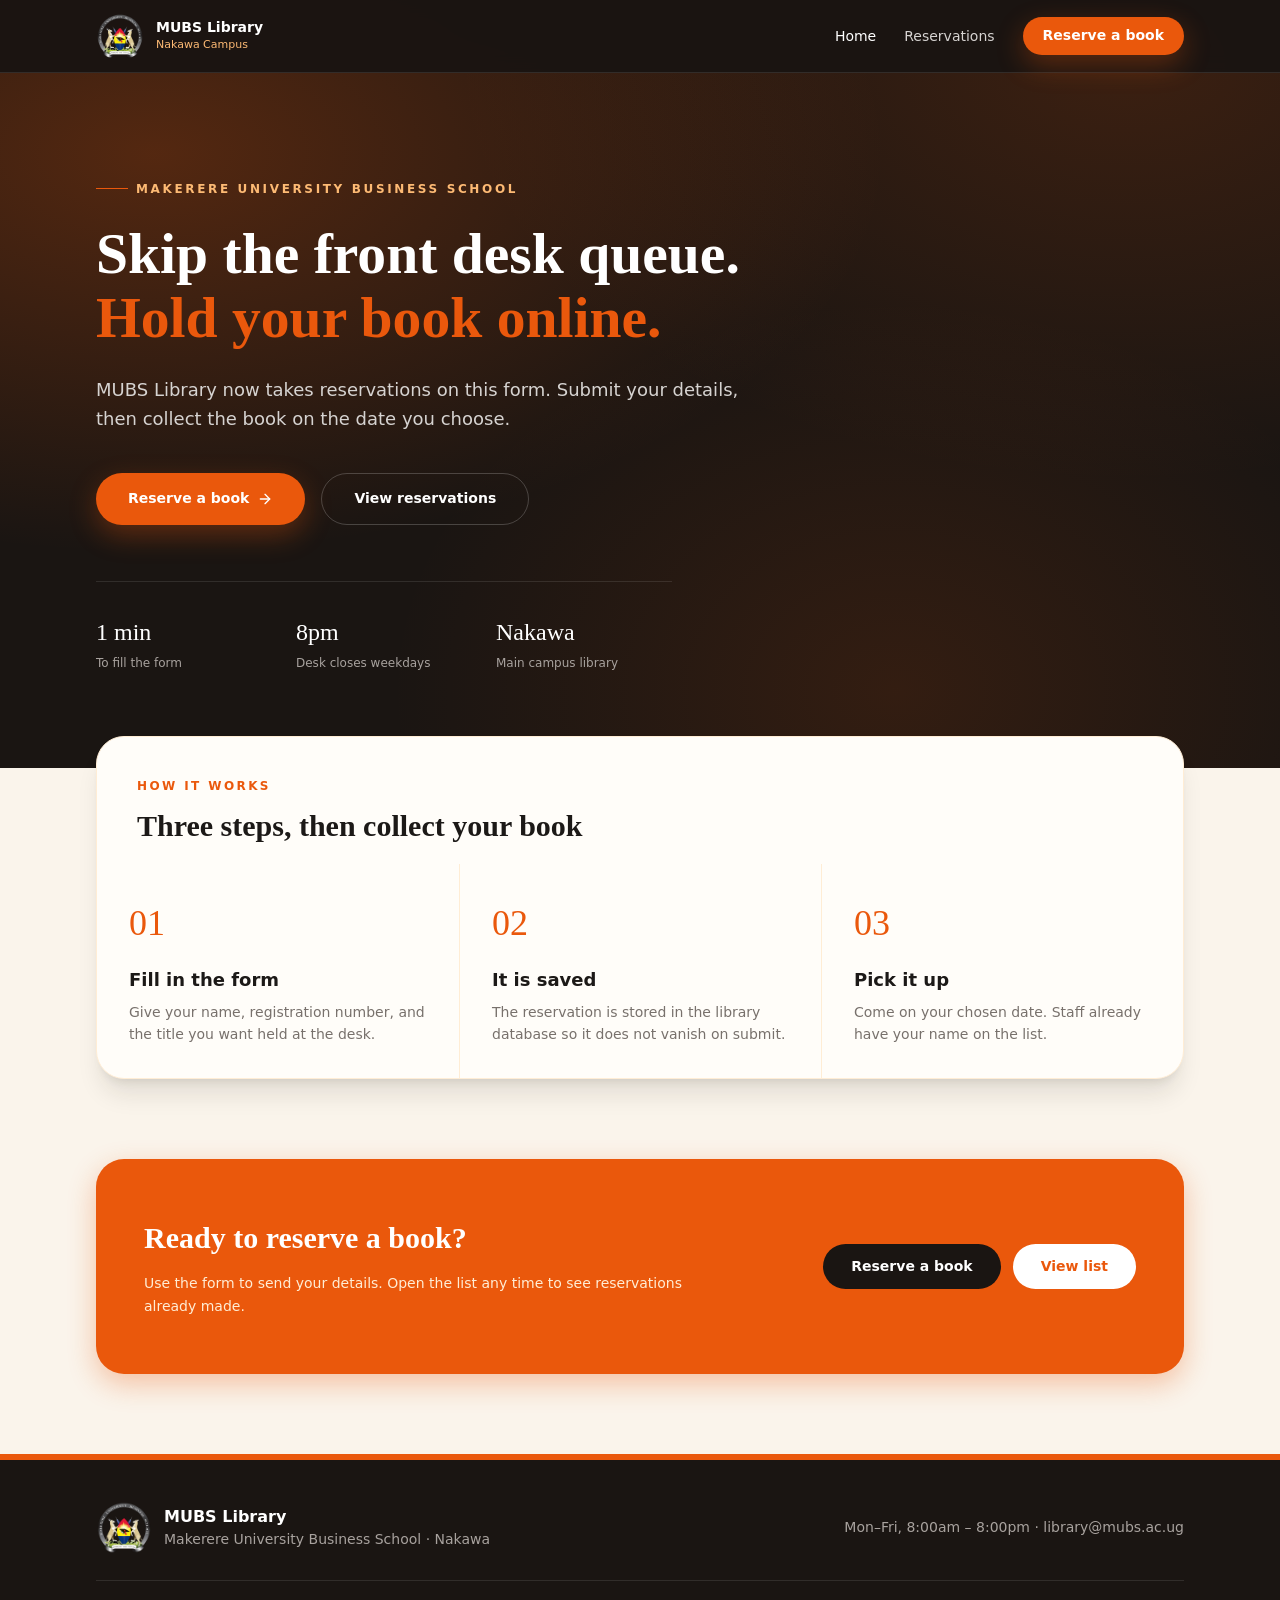
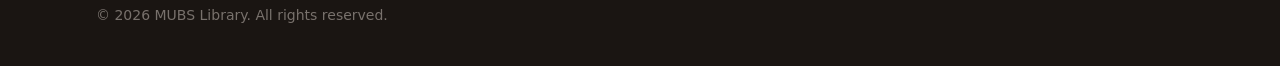
<file: index.html>
<!DOCTYPE html>
<html lang="en">
<head>
    <meta charset="UTF-8">
    <meta name="viewport" content="width=device-width, initial-scale=1.0">
    <title>MUBS Library | Reserve a book online</title>
    <meta name="description" content="Reserve a library book from your phone instead of queuing at the MUBS Library front desk.">
    <link rel="icon" type="image/png" href="assets/img/logo.png">
    <link rel="stylesheet" href="assets/css/styles.css">
</head>
<body>

    <!-- Start: Header -->
    <header class="site-header">
        <div class="header-bar">
            <div class="container">
                <div class="header-row">
                    <a href="index.html" class="brand">
                        <img src="assets/img/logo.png" alt="Makerere University Business School" class="logo logo-sm">
                        <span class="brand-text">
                            <span class="brand-name">MUBS Library</span>
                            <span class="brand-campus">Nakawa Campus</span>
                        </span>
                    </a>
                    <nav class="desktop-nav">
                        <a href="index.html" class="nav-link is-active">Home</a>
                        <a href="reservations.html" class="nav-link">Reservations</a>
                        <a href="create.html" class="btn btn-primary btn-sm glow-orange">Reserve a book</a>
                    </nav>
                    <label for="mobile-nav-toggle" class="menu-btn" aria-label="Open menu">
                        <svg class="icon icon-lg" viewBox="0 0 24 24" fill="none" stroke="currentColor" stroke-width="2" stroke-linecap="round" stroke-linejoin="round" aria-hidden="true"><line x1="4" x2="20" y1="6" y2="6"/><line x1="4" x2="20" y1="12" y2="12"/><line x1="4" x2="20" y1="18" y2="18"/></svg>
                    </label>
                </div>
                <input type="checkbox" id="mobile-nav-toggle" class="nav-toggle">
                <nav class="mobile-nav">
                    <div class="mobile-nav-links">
                        <a href="index.html" class="nav-link is-active">Home</a>
                        <a href="reservations.html" class="nav-link">Reservations</a>
                        <a href="create.html" class="btn btn-primary btn-sm">Reserve a book</a>
                    </div>
                </nav>
            </div>
        </div>
    </header>
    <!-- End: Header -->

    <!-- Start: Hero -->
    <section class="hero bg-warm-mesh">
        <div class="container hero-inner">
            <p class="eyebrow">
                <span class="eyebrow-line"></span>
                Makerere University Business School
            </p>
            <h1 class="hero-title">
                Skip the front desk queue.<br>
                <span class="accent">Hold your book online.</span>
            </h1>
            <p class="lede">
                MUBS Library now takes reservations on this form. Submit your details, then collect the book on the date you choose.
            </p>
            <div class="hero-actions">
                <a href="create.html" class="btn btn-primary btn-lg glow-orange">
                    Reserve a book
                    <svg class="icon" viewBox="0 0 24 24" fill="none" stroke="currentColor" stroke-width="2" stroke-linecap="round" stroke-linejoin="round" aria-hidden="true"><path d="M5 12h14"/><path d="m12 5 7 7-7 7"/></svg>
                </a>
                <a href="reservations.html" class="btn btn-ghost">View reservations</a>
            </div>
            <div class="stats">
                <div>
                    <p class="stat-value">1 min</p>
                    <p class="stat-label">To fill the form</p>
                </div>
                <div>
                    <p class="stat-value">8pm</p>
                    <p class="stat-label">Desk closes weekdays</p>
                </div>
                <div>
                    <p class="stat-value accent">Nakawa</p>
                    <p class="stat-label">Main campus library</p>
                </div>
            </div>
        </div>
    </section>
    <!-- End: Hero -->

    <!-- Start: How it works -->
    <section id="how-it-works" class="how">
        <div class="container">
            <div class="how-card">
                <div class="how-intro">
                    <p class="kicker">How it works</p>
                    <h2 class="section-title">Three steps, then collect your book</h2>
                </div>
                <ol class="steps">
                    <li class="step">
                        <span class="step-num">01</span>
                        <h3>Fill in the form</h3>
                        <p>Give your name, registration number, and the title you want held at the desk.</p>
                    </li>
                    <li class="step">
                        <span class="step-num">02</span>
                        <h3>It is saved</h3>
                        <p>The reservation is stored in the library database so it does not vanish on submit.</p>
                    </li>
                    <li class="step">
                        <span class="step-num">03</span>
                        <h3>Pick it up</h3>
                        <p>Come on your chosen date. Staff already have your name on the list.</p>
                    </li>
                </ol>
            </div>
        </div>
    </section>
    <!-- End: How it works -->

    <!-- Start: Call to action -->
    <section class="cta">
        <div class="container">
            <div class="cta-band glow-orange">
                <div class="cta-copy">
                    <h2>Ready to reserve a book?</h2>
                    <p>Use the form to send your details. Open the list any time to see reservations already made.</p>
                </div>
                <div class="cta-actions">
                    <a href="create.html" class="btn btn-ink btn-md">Reserve a book</a>
                    <a href="reservations.html" class="btn btn-white btn-md">View list</a>
                </div>
            </div>
        </div>
    </section>
    <!-- End: Call to action -->

    <!-- Start: Footer -->
    <footer class="site-footer">
        <div class="footer-accent"></div>
        <div class="container footer-inner">
            <div class="footer-row">
                <div class="footer-brand">
                    <img src="assets/img/logo.png" alt="Makerere University Business School" class="logo logo-md">
                    <div>
                        <p>MUBS Library</p>
                        <p class="footer-muted">Makerere University Business School · Nakawa</p>
                    </div>
                </div>
                <p class="footer-muted">Mon–Fri, 8:00am – 8:00pm · library@mubs.ac.ug</p>
            </div>
            <div class="footer-meta">
                <p>© 2026 MUBS Library. All rights reserved.</p>
            </div>
        </div>
    </footer>
    <!-- End: Footer -->

</body>
</html>
</file>
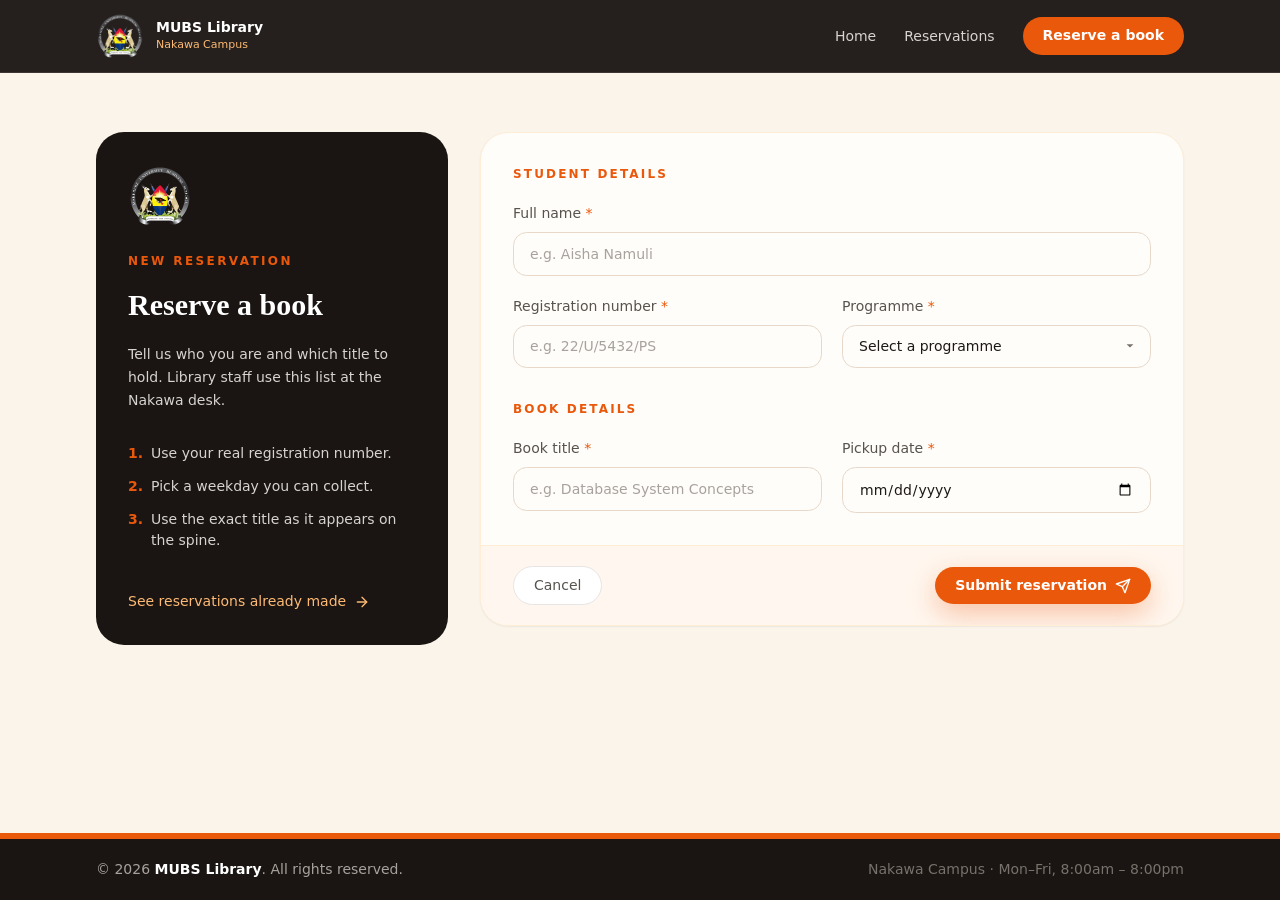
<file: create.html>
<!DOCTYPE html>
<html lang="en">
<head>
    <meta charset="UTF-8">
    <meta name="viewport" content="width=device-width, initial-scale=1.0">
    <title>Reserve a book — MUBS Library</title>
    <link rel="icon" type="image/png" href="assets/img/logo.png">
    <link rel="stylesheet" href="assets/css/styles.css">
</head>
<body class="page">

    <!-- Start: Header -->
    <header class="site-header">
        <div class="header-bar">
            <div class="container">
                <div class="header-row">
                    <a href="index.html" class="brand">
                        <img src="assets/img/logo.png" alt="Makerere University Business School" class="logo logo-sm">
                        <span class="brand-text">
                            <span class="brand-name">MUBS Library</span>
                            <span class="brand-campus">Nakawa Campus</span>
                        </span>
                    </a>
                    <nav class="desktop-nav">
                        <a href="index.html" class="nav-link">Home</a>
                        <a href="reservations.html" class="nav-link">Reservations</a>
                        <a href="create.html" class="btn btn-primary btn-sm">Reserve a book</a>
                    </nav>
                    <label for="mobile-nav-toggle" class="menu-btn" aria-label="Open menu">
                        <svg class="icon icon-lg" viewBox="0 0 24 24" fill="none" stroke="currentColor" stroke-width="2" stroke-linecap="round" stroke-linejoin="round" aria-hidden="true"><line x1="4" x2="20" y1="6" y2="6"/><line x1="4" x2="20" y1="12" y2="12"/><line x1="4" x2="20" y1="18" y2="18"/></svg>
                    </label>
                </div>
                <input type="checkbox" id="mobile-nav-toggle" class="nav-toggle">
                <nav class="mobile-nav">
                    <div class="mobile-nav-links">
                        <a href="index.html" class="nav-link">Home</a>
                        <a href="reservations.html" class="nav-link">Reservations</a>
                        <a href="create.html" class="btn btn-primary btn-sm">Reserve a book</a>
                    </div>
                </nav>
            </div>
        </div>
    </header>
    <!-- End: Header -->

    <!-- Start: Main content -->
    <main class="page-main">
        <div class="container page-wrap">
            <div class="reserve-layout">

                <!-- Start: Side panel -->
                <aside class="side-panel">
                    <img src="assets/img/logo.png" alt="" class="logo logo-lg">
                    <p class="kicker">New reservation</p>
                    <h1>Reserve a book</h1>
                    <p class="intro">Tell us who you are and which title to hold. Library staff use this list at the Nakawa desk.</p>
                    <ul class="tips">
                        <li><span class="num">1.</span> Use your real registration number.</li>
                        <li><span class="num">2.</span> Pick a weekday you can collect.</li>
                        <li><span class="num">3.</span> Use the exact title as it appears on the spine.</li>
                    </ul>
                    <a href="reservations.html" class="text-link">
                        See reservations already made
                        <svg class="icon" viewBox="0 0 24 24" fill="none" stroke="currentColor" stroke-width="2" stroke-linecap="round" stroke-linejoin="round" aria-hidden="true"><path d="M5 12h14"/><path d="m12 5 7 7-7 7"/></svg>
                    </a>
                </aside>
                <!-- End: Side panel -->

                <!-- Start: Reservation form -->
                <!-- Laravel: change action to {{ route('reservations.store') }}, method="POST", and add @csrf -->
                <form action="reservations.html" method="get" class="form-card">
                    <div class="form-body">

                        <p class="section-label">Student details</p>

                        <div class="field">
                            <label for="student_name">Full name <span class="req">*</span></label>
                            <input id="student_name" name="student_name" type="text" required class="input-field" placeholder="e.g. Aisha Namuli">
                        </div>

                        <div class="form-grid form-grid-2">
                            <div class="field">
                                <label for="registration_number">Registration number <span class="req">*</span></label>
                                <input id="registration_number" name="registration_number" type="text" required class="input-field" placeholder="e.g. 22/U/5432/PS">
                            </div>
                            <div class="field">
                                <label for="programme">Programme <span class="req">*</span></label>
                                <select id="programme" name="programme" required class="input-field">
                                    <option value="">Select a programme</option>
                                    <option value="Bachelor of Business Computing">Bachelor of Business Computing</option>
                                    <option value="Bachelor of Business Administration">Bachelor of Business Administration</option>
                                    <option value="Bachelor of Commerce">Bachelor of Commerce</option>
                                    <option value="Bachelor of Science in Accounting">Bachelor of Science in Accounting</option>
                                    <option value="Bachelor of Procurement and Supply Chain Management">Bachelor of Procurement and Supply Chain Management</option>
                                    <option value="Other">Other</option>
                                </select>
                            </div>
                        </div>

                        <p class="section-label spaced">Book details</p>

                        <div class="form-grid form-grid-2">
                            <div class="field">
                                <label for="book_title">Book title <span class="req">*</span></label>
                                <input id="book_title" name="book_title" type="text" required class="input-field" placeholder="e.g. Database System Concepts">
                            </div>
                            <div class="field">
                                <label for="pickup_date">Pickup date <span class="req">*</span></label>
                                <input id="pickup_date" name="pickup_date" type="date" required class="input-field">
                            </div>
                        </div>
                    </div>

                    <div class="form-actions">
                        <a href="reservations.html" class="btn btn-outline btn-sm">Cancel</a>
                        <button type="submit" class="btn btn-primary btn-sm glow-orange">
                            Submit reservation
                            <svg class="icon" viewBox="0 0 24 24" fill="none" stroke="currentColor" stroke-width="2" stroke-linecap="round" stroke-linejoin="round" aria-hidden="true"><path d="m22 2-7 20-4-9-9-4Z"/><path d="M22 2 11 13"/></svg>
                        </button>
                    </div>
                </form>
                <!-- End: Reservation form -->

            </div>
        </div>
    </main>
    <!-- End: Main content -->

    <!-- Start: Footer -->
    <footer class="site-footer footer-compact">
        <div class="footer-accent"></div>
        <div class="container footer-inner">
            <div class="footer-row">
                <p class="footer-muted">© 2026 <strong>MUBS Library</strong>. All rights reserved.</p>
                <p class="footer-faint">Nakawa Campus · Mon–Fri, 8:00am – 8:00pm</p>
            </div>
        </div>
    </footer>
    <!-- End: Footer -->

</body>
</html>
</file>
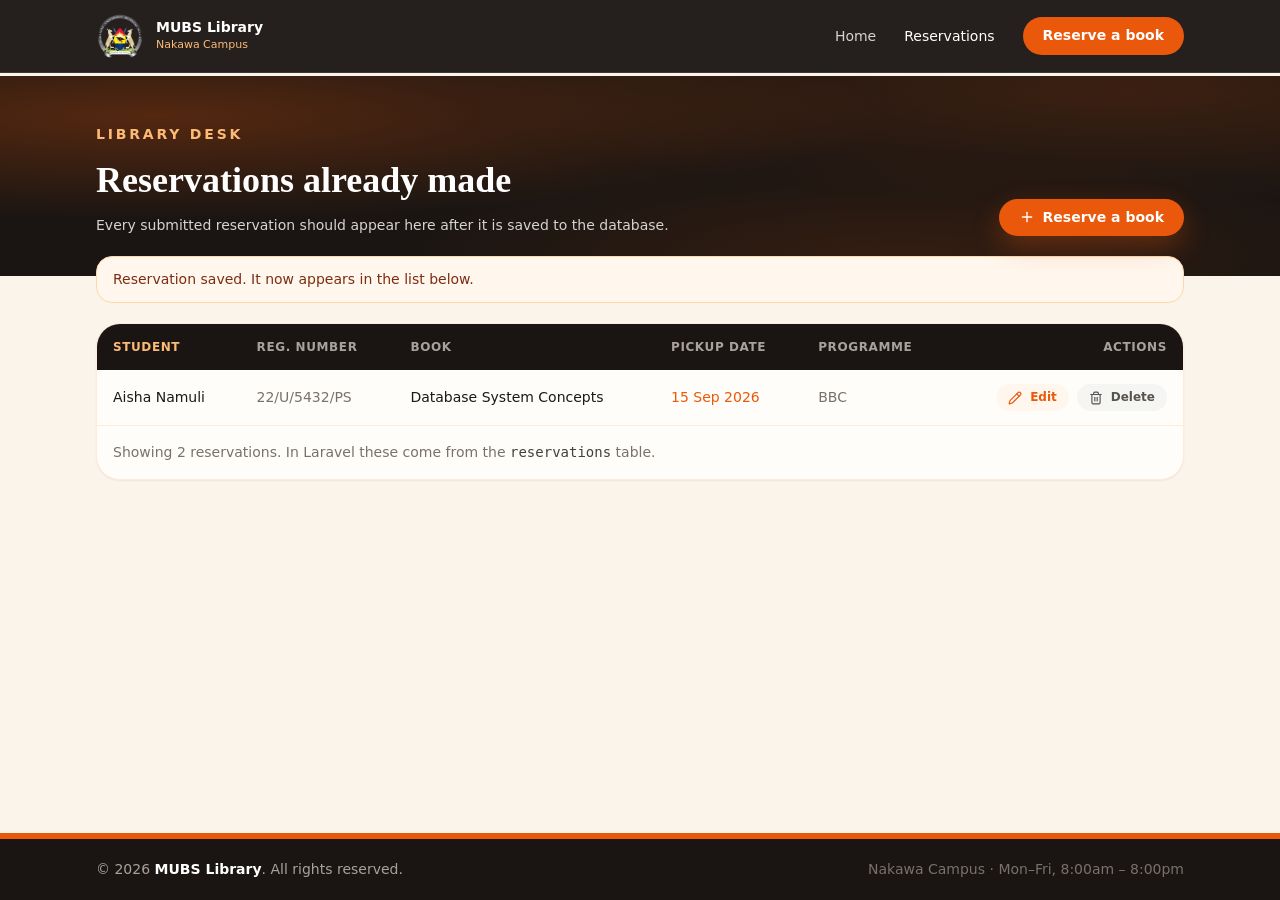
<file: reservations.html>
<!DOCTYPE html>
<html lang="en">
<head>
    <meta charset="UTF-8">
    <meta name="viewport" content="width=device-width, initial-scale=1.0">
    <title>Reservations — MUBS Library</title>
    <link rel="icon" type="image/png" href="assets/img/logo.png">
    <link rel="stylesheet" href="assets/css/styles.css">
</head>
<body class="page">

    <!-- Start: Header -->
    <header class="site-header">
        <div class="header-bar">
            <div class="container">
                <div class="header-row">
                    <a href="index.html" class="brand">
                        <img src="assets/img/logo.png" alt="Makerere University Business School" class="logo logo-sm">
                        <span class="brand-text">
                            <span class="brand-name">MUBS Library</span>
                            <span class="brand-campus">Nakawa Campus</span>
                        </span>
                    </a>
                    <nav class="desktop-nav">
                        <a href="index.html" class="nav-link">Home</a>
                        <a href="reservations.html" class="nav-link is-active">Reservations</a>
                        <a href="create.html" class="btn btn-primary btn-sm">Reserve a book</a>
                    </nav>
                    <label for="mobile-nav-toggle" class="menu-btn" aria-label="Open menu">
                        <svg class="icon icon-lg" viewBox="0 0 24 24" fill="none" stroke="currentColor" stroke-width="2" stroke-linecap="round" stroke-linejoin="round" aria-hidden="true"><line x1="4" x2="20" y1="6" y2="6"/><line x1="4" x2="20" y1="12" y2="12"/><line x1="4" x2="20" y1="18" y2="18"/></svg>
                    </label>
                </div>
                <input type="checkbox" id="mobile-nav-toggle" class="nav-toggle">
                <nav class="mobile-nav">
                    <div class="mobile-nav-links">
                        <a href="index.html" class="nav-link">Home</a>
                        <a href="reservations.html" class="nav-link is-active">Reservations</a>
                        <a href="create.html" class="btn btn-primary btn-sm">Reserve a book</a>
                    </div>
                </nav>
            </div>
        </div>
    </header>
    <!-- End: Header -->

    <!-- Start: Main content -->
    <main class="page-main">
        <div class="page-banner bg-warm-mesh">
            <div class="container page-banner-inner">
                <div>
                    <p class="kicker">Library desk</p>
                    <h1>Reservations already made</h1>
                    <p>Every submitted reservation should appear here after it is saved to the database.</p>
                </div>
                <a href="create.html" class="btn btn-primary btn-sm glow-orange">
                    <svg class="icon" viewBox="0 0 24 24" fill="none" stroke="currentColor" stroke-width="2" stroke-linecap="round" stroke-linejoin="round" aria-hidden="true"><path d="M5 12h14"/><path d="M12 5v14"/></svg>
                    Reserve a book
                </a>
            </div>
        </div>

        <div class="container list-body">

            <!-- Start: Success flash (show after a successful POST in Laravel) -->
            <div class="flash">
                Reservation saved. It now appears in the list below.
            </div>
            <!-- End: Success flash -->

            <!-- Start: Reservations table -->
            <!-- Laravel: wrap rows in @forelse ($reservations as $reservation) ... @empty ... @endforelse -->
            <div class="table-card">
                <div class="table-wrap">
                    <table class="reservations">
                        <thead>
                            <tr>
                                <th class="accent">Student</th>
                                <th>Reg. number</th>
                                <th>Book</th>
                                <th>Pickup date</th>
                                <th>Programme</th>
                                <th class="right">Actions</th>
                            </tr>
                        </thead>
                        <tbody>
                            <tr>
                                <td class="strong">Aisha Namuli</td>
                                <td class="muted">22/U/5432/PS</td>
                                <td>Database System Concepts</td>
                                <td class="date">15 Sep 2026</td>
                                <td class="muted">BBC</td>
                                <td class="right">
                                    <div class="row-actions">
                                        <a href="create.html" class="btn btn-edit btn-xs">
                                            <svg class="icon icon-sm" viewBox="0 0 24 24" fill="none" stroke="currentColor" stroke-width="2" stroke-linecap="round" stroke-linejoin="round" aria-hidden="true"><path d="M21.174 6.812a1 1 0 0 0-3.986-3.987L3.842 16.174a2 2 0 0 0-.5.83l-1.321 4.352a.5.5 0 0 0 .623.622l4.353-1.32a2 2 0 0 0 .83-.497z"/><path d="m15 5 4 4"/></svg>
                                            Edit
                                        </a>
                                        <form action="reservations.html" method="get">
                                            <button type="submit" class="btn btn-delete btn-xs">
                                                <svg class="icon icon-sm" viewBox="0 0 24 24" fill="none" stroke="currentColor" stroke-width="2" stroke-linecap="round" stroke-linejoin="round" aria-hidden="true"><path d="M3 6h18"/><path d="M19 6v14c0 1-1 2-2 2H7c-1 0-2-1-2-2V6"/><path d="M8 6V4c0-1 1-2 2-2h4c1 0 2 1 2 2v2"/><line x1="10" x2="10" y1="11" y2="17"/><line x1="14" x2="14" y1="11" y2="17"/></svg>
                                                Delete
                                            </button>
                                        </form>
                                    </div>
                                </td>
                            </tr>
                            
                        </tbody>
                    </table>
                </div>
                <div class="table-note">
                    Showing 2 reservations. In Laravel these come from the <code>reservations</code> table.
                </div>
            </div>
            <!-- End: Reservations table -->

        </div>
    </main>
    <!-- End: Main content -->

    <!-- Start: Footer -->
    <footer class="site-footer footer-compact">
        <div class="footer-accent"></div>
        <div class="container footer-inner">
            <div class="footer-row">
                <p class="footer-muted">© 2026 <strong>MUBS Library</strong>. All rights reserved.</p>
                <p class="footer-faint">Nakawa Campus · Mon–Fri, 8:00am – 8:00pm</p>
            </div>
        </div>
    </footer>
    <!-- End: Footer -->

</body>
</html>
</file>
<file: assets/css/styles.css>
/* MUBS Library Reservations — plain CSS (no CDN, works offline) */

:root {
    --ink: #1a1512;
    --cream: #faf4eb;
    --paper: #fffdf9;
    --orange: #ea580c;
    --orange-dark: #c2410c;
    --orange-300: #fdba74;
    --orange-200: #fed7aa;
    --orange-100: #ffedd5;
    --orange-50: #fff7ed;
    --orange-900: #7c2d12;
    --stone-900: #1c1917;
    --stone-700: #44403c;
    --stone-600: #57534e;
    --stone-500: #78716c;
    --stone-400: #a8a29e;
    --stone-300: #d6d3d1;
    --stone-200: #e7e5e4;
    --stone-100: #f5f5f4;
    --red-50: #fef2f2;
    --red-700: #b91c1c;
    --font-sans: "Segoe UI", system-ui, -apple-system, sans-serif;
    --font-serif: Georgia, "Times New Roman", serif;
    --header-offset: 4.75rem;
}

* { margin: 0; padding: 0; box-sizing: border-box; }

html {
    scroll-behavior: smooth;
    overflow-x: hidden;
}

body {
    font-family: var(--font-sans);
    -webkit-font-smoothing: antialiased;
    -moz-osx-font-smoothing: grayscale;
    background: var(--cream);
    color: var(--stone-900);
    line-height: 1.5;
}

a { color: inherit; text-decoration: none; }

button, input, select { font-family: inherit; }

img { display: block; }

.serif { font-family: var(--font-serif); }

.page {
    min-height: 100vh;
    display: flex;
    flex-direction: column;
}

.container {
    width: 100%;
    max-width: 72rem;
    margin-inline: auto;
    padding-inline: 1rem;
}

.icon {
    width: 1rem;
    height: 1rem;
    flex-shrink: 0;
}

.icon-sm { width: 0.875rem; height: 0.875rem; }
.icon-lg { width: 1.5rem; height: 1.5rem; }

/* Header */
.site-header {
    position: fixed;
    top: 0;
    left: 0;
    right: 0;
    z-index: 50;
}

.header-bar {
    background: rgba(26, 21, 18, 0.95);
    -webkit-backdrop-filter: blur(8px);
    backdrop-filter: blur(8px);
    border-bottom: 1px solid rgba(255, 255, 255, 0.1);
}

.header-row {
    display: flex;
    align-items: center;
    justify-content: space-between;
    height: 4.5rem;
}

.brand {
    display: flex;
    align-items: center;
    gap: 0.75rem;
}

.logo { object-fit: contain; }
.logo-sm { width: 3rem; height: 3rem; }
.logo-md { width: 3.5rem; height: 3.5rem; }
.logo-lg { width: 4rem; height: 4rem; }

.brand-text { display: none; }
.brand-name,
.brand-campus { display: block; }
.brand-name {
    font-size: 0.875rem;
    font-weight: 600;
    color: #fff;
    line-height: 1.25;
}
.brand-campus { font-size: 11px; color: var(--orange-300); }

.desktop-nav {
    display: none;
    align-items: center;
    gap: 1.75rem;
}

.nav-link {
    font-size: 0.875rem;
    color: var(--stone-300);
}

.nav-link:hover,
.nav-link.is-active { color: #fff; }
.nav-link.is-active { font-weight: 500; }

.menu-btn {
    display: flex;
    padding: 0.5rem;
    color: #fff;
    cursor: pointer;
}

.nav-toggle {
    position: absolute;
    width: 1px;
    height: 1px;
    overflow: hidden;
    clip: rect(0 0 0 0);
}

.mobile-nav { display: none; padding-bottom: 1rem; }
.nav-toggle:checked ~ .mobile-nav { display: block; }

.mobile-nav-links {
    display: flex;
    flex-direction: column;
    align-items: flex-start;
    gap: 0.75rem;
}

/* Buttons */
.btn {
    display: inline-flex;
    align-items: center;
    justify-content: center;
    gap: 0.5rem;
    border-radius: 999px;
    border: none;
    cursor: pointer;
    font-size: 0.875rem;
    font-weight: 600;
    line-height: 1.25;
    text-decoration: none;
}

.btn:hover { text-decoration: none; }

.btn-primary { background: var(--orange); color: #fff; }
.btn-primary:hover { background: var(--orange-dark); }

.btn-lg { padding: 1rem 2rem; }
.btn-md { padding: 0.875rem 1.75rem; }
.btn-sm { padding: 0.625rem 1.25rem; }
.btn-xs { padding: 0.375rem 0.75rem; font-size: 0.75rem; font-weight: 600; }

.btn-ghost {
    padding: 1rem 2rem;
    color: #fff;
    background: transparent;
    border: 1px solid rgba(255, 255, 255, 0.2);
}
.btn-ghost:hover { background: rgba(255, 255, 255, 0.1); }

.btn-ink { background: var(--ink); color: #fff; }
.btn-ink:hover { background: #000; }

.btn-white { background: #fff; color: var(--orange); }
.btn-white:hover { background: var(--orange-50); }

.btn-outline {
    background: #fff;
    color: var(--stone-600);
    border: 1px solid var(--stone-200);
    font-weight: 500;
}
.btn-outline:hover { background: var(--cream); }

.btn-edit { background: var(--orange-50); color: var(--orange); }
.btn-edit:hover { background: var(--orange-100); }

.btn-delete { background: var(--stone-100); color: var(--stone-600); }
.btn-delete:hover { background: var(--red-50); color: var(--red-700); }

.glow-orange { box-shadow: 0 10px 28px rgba(234, 88, 12, 0.32); }

a:focus-visible,
button:focus-visible,
.menu-btn:focus-visible {
    outline: 2px solid var(--orange);
    outline-offset: 2px;
}

/* Hero */
.bg-warm-mesh {
    background-color: var(--ink);
    background-image:
        radial-gradient(at 12% 20%, rgba(234, 88, 12, 0.28) 0px, transparent 46%),
        radial-gradient(at 88% 8%, rgba(234, 88, 12, 0.16) 0px, transparent 42%),
        radial-gradient(at 70% 90%, rgba(234, 88, 12, 0.12) 0px, transparent 40%);
}

.hero {
    color: #fff;
    padding-top: var(--header-offset);
}

.hero-inner { padding-block: 4rem; }

.eyebrow {
    display: inline-flex;
    align-items: center;
    gap: 0.5rem;
    margin-bottom: 1.5rem;
    font-size: 0.75rem;
    font-weight: 600;
    letter-spacing: 0.22em;
    text-transform: uppercase;
    color: var(--orange-300);
}

.eyebrow-line {
    width: 2rem;
    height: 1px;
    background: var(--orange);
}

.hero-title {
    max-width: 48rem;
    font-family: var(--font-serif);
    font-size: 2.25rem;
    font-weight: 600;
    line-height: 1.12;
}

.accent { color: var(--orange); }

.lede {
    max-width: 42rem;
    margin-top: 1.5rem;
    color: var(--stone-300);
    font-size: 1rem;
    line-height: 1.625;
}

.hero-actions {
    display: flex;
    flex-direction: column;
    gap: 1rem;
    margin-top: 2.5rem;
}

.stats {
    display: grid;
    grid-template-columns: repeat(3, 1fr);
    gap: 1.5rem;
    max-width: 36rem;
    margin-top: 3.5rem;
    padding-top: 2rem;
    border-top: 1px solid rgba(255, 255, 255, 0.1);
}

.stat-value {
    font-family: var(--font-serif);
    font-size: 1.5rem;
    color: #fff;
}

.stat-label {
    margin-top: 0.25rem;
    font-size: 0.75rem;
    color: var(--stone-400);
}

/* How it works */
.how {
    position: relative;
    margin-top: -2rem;
    padding-bottom: 5rem;
}

.how-card {
    overflow: hidden;
    background: var(--paper);
    border: 1px solid var(--orange-100);
    border-radius: 1.75rem;
    box-shadow: 0 20px 25px -5px rgba(28, 25, 23, 0.1), 0 8px 10px -6px rgba(28, 25, 23, 0.1);
}

.how-intro { padding: 2.5rem 1.5rem 1rem; }

.kicker {
    font-size: 0.75rem;
    font-weight: 600;
    letter-spacing: 0.2em;
    text-transform: uppercase;
    color: var(--orange);
}

.section-title {
    margin-top: 0.5rem;
    font-family: var(--font-serif);
    font-size: 1.875rem;
    font-weight: 600;
}

.steps {
    display: grid;
    list-style: none;
}

.step { padding: 2rem; }

.step + .step { border-top: 1px solid var(--orange-100); }

.step-num {
    font-family: var(--font-serif);
    font-size: 2.25rem;
    color: var(--orange);
}

.step h3 {
    margin: 1rem 0 0.5rem;
    font-size: 1.125rem;
    font-weight: 600;
}

.step p {
    font-size: 0.875rem;
    line-height: 1.625;
    color: var(--stone-500);
}

/* Call to action */
.cta { padding-bottom: 5rem; }

.cta-band {
    display: flex;
    flex-direction: column;
    gap: 2rem;
    padding: 3rem 2rem;
    border-radius: 1.75rem;
    background: var(--orange);
    color: #fff;
}

.cta-copy { max-width: 36rem; }
.cta-copy h2 {
    margin-bottom: 0.75rem;
    font-family: var(--font-serif);
    font-size: 1.875rem;
    font-weight: 600;
}
.cta-copy p {
    font-size: 0.875rem;
    line-height: 1.625;
    color: #ffedd5;
}

.cta-actions {
    display: flex;
    flex-direction: column;
    gap: 0.75rem;
    flex-shrink: 0;
}

/* Footer */
.site-footer {
    margin-top: auto;
    background: var(--ink);
    color: #fff;
}

.footer-accent { height: 0.375rem; background: var(--orange); }

.footer-inner { padding-block: 2.5rem; }

.footer-row {
    display: flex;
    flex-direction: column;
    align-items: flex-start;
    gap: 1.5rem;
}

.footer-brand {
    display: flex;
    align-items: center;
    gap: 0.75rem;
}

.footer-brand p:first-child { font-weight: 600; }
.footer-muted { font-size: 0.875rem; color: var(--stone-400); }
.footer-faint { font-size: 0.875rem; color: var(--stone-500); }

.footer-meta {
    margin-top: 1.5rem;
    padding-top: 1.5rem;
    border-top: 1px solid rgba(255, 255, 255, 0.1);
    font-size: 0.875rem;
    color: var(--stone-500);
}

.footer-compact .footer-inner { padding-block: 1.25rem; }
.footer-compact .footer-row { align-items: center; gap: 0.75rem; }
.footer-compact .footer-muted strong { color: #fff; }

/* Inner pages */
.page-main {
    flex: 1;
    padding-top: var(--header-offset);
}

.page-wrap { padding-block: 2.5rem; }

.reserve-layout {
    display: grid;
    gap: 2rem;
    align-items: start;
}

.side-panel {
    padding: 2rem;
    border-radius: 1.75rem;
    background: var(--ink);
    color: #fff;
}

.side-panel .logo-lg { margin-bottom: 1.5rem; }
.side-panel h1 {
    margin: 0.75rem 0 1rem;
    font-family: var(--font-serif);
    font-size: 1.875rem;
    font-weight: 600;
}
.side-panel .intro {
    margin-bottom: 2rem;
    font-size: 0.875rem;
    line-height: 1.625;
    color: var(--stone-300);
}

.tips {
    display: flex;
    flex-direction: column;
    gap: 0.75rem;
    list-style: none;
    font-size: 0.875rem;
    color: var(--stone-300);
}

.tips li { display: flex; gap: 0.5rem; }
.tips .num { color: var(--orange); font-weight: 600; }

.text-link {
    display: inline-flex;
    align-items: center;
    gap: 0.5rem;
    margin-top: 2.5rem;
    font-size: 0.875rem;
    color: var(--orange-300);
}
.text-link:hover { color: #fff; }

.form-card,
.table-card {
    overflow: hidden;
    background: var(--paper);
    border: 1px solid var(--orange-100);
    box-shadow: 0 1px 2px rgba(28, 25, 23, 0.06);
}

.form-card { border-radius: 1.75rem; }
.table-card { border-radius: 1.5rem; }

.form-body {
    display: flex;
    flex-direction: column;
    gap: 1.25rem;
    padding: 1.5rem;
}

.section-label {
    font-size: 0.75rem;
    font-weight: 600;
    letter-spacing: 0.18em;
    text-transform: uppercase;
    color: var(--orange);
}

.section-label.spaced { padding-top: 0.75rem; }

.field label {
    display: block;
    margin-bottom: 0.5rem;
    font-size: 0.875rem;
    font-weight: 500;
    color: var(--stone-600);
}

.req { color: var(--orange); }

.form-grid {
    display: grid;
    gap: 1.25rem;
}

.input-field {
    width: 100%;
    border-radius: 0.85rem;
    background: var(--paper);
    border: 1px solid #e7d8c9;
    color: var(--stone-900);
    padding: 0.8rem 1rem;
    font-size: 0.875rem;
    transition: border-color 0.15s, box-shadow 0.15s;
}

.input-field:focus {
    outline: none;
    border-color: var(--orange);
    box-shadow: 0 0 0 3px rgba(234, 88, 12, 0.18);
}

.input-field::placeholder { color: var(--stone-400); }

select.input-field {
    appearance: none;
    background-image: url("data:image/svg+xml,%3Csvg xmlns='http://www.w3.org/2000/svg' width='16' height='16' fill='%2378716c' viewBox='0 0 16 16'%3E%3Cpath d='M4.6 6.2L8 9.6l3.4-3.4'/%3E%3C/svg%3E");
    background-repeat: no-repeat;
    background-position: right 0.75rem center;
    padding-right: 2.25rem;
}

.form-actions {
    display: flex;
    justify-content: space-between;
    align-items: center;
    gap: 0.75rem;
    flex-wrap: wrap;
    padding: 1.25rem 1.5rem;
    background: rgba(255, 247, 237, 0.8);
    border-top: 1px solid var(--orange-100);
}

/* Reservations list */
.page-banner { color: #fff; }

.page-banner-inner {
    display: flex;
    flex-direction: column;
    gap: 1.25rem;
    padding-block: 2.5rem;
}

.page-banner h1 {
    font-family: var(--font-serif);
    font-size: 1.875rem;
    font-weight: 600;
}

.page-banner .kicker { color: var(--orange-300); margin-bottom: 0.5rem; }

.page-banner p {
    max-width: 36rem;
    margin-top: 0.5rem;
    font-size: 0.875rem;
    color: var(--stone-300);
}

.list-body {
    margin-top: -1.25rem;
    padding-bottom: 4rem;
}

.flash {
    margin-bottom: 1.25rem;
    padding: 0.75rem 1rem;
    border: 1px solid var(--orange-200);
    border-radius: 1rem;
    background: var(--orange-50);
    font-size: 0.875rem;
    color: var(--orange-900);
}

.table-wrap { overflow-x: auto; }

.reservations {
    width: 100%;
    min-width: 720px;
    border-collapse: collapse;
}

.reservations th,
.reservations td {
    padding: 0.875rem 1rem;
    text-align: left;
    font-size: 0.875rem;
}

.reservations thead tr { background: var(--ink); }

.reservations th {
    font-size: 0.75rem;
    font-weight: 600;
    letter-spacing: 0.05em;
    text-transform: uppercase;
    color: var(--stone-400);
}

.reservations th.accent { color: var(--orange-300); }
.reservations th.right,
.reservations td.right { text-align: right; }

.reservations tbody tr { border-bottom: 1px solid var(--orange-50); }
.reservations tbody tr:last-child { border-bottom: none; }
.reservations tbody tr:hover { background: rgba(255, 247, 237, 0.7); }

.reservations td.strong { font-weight: 500; }
.reservations td.muted { color: var(--stone-500); }
.reservations td.date { color: var(--orange); font-weight: 500; }

.row-actions {
    display: flex;
    align-items: center;
    justify-content: flex-end;
    gap: 0.5rem;
}

.row-actions form { margin: 0; }

.table-note {
    padding: 1rem;
    border-top: 1px solid var(--orange-100);
    font-size: 0.875rem;
    color: var(--stone-500);
}

.table-note code {
    font-family: ui-monospace, Consolas, monospace;
    color: var(--stone-700);
}

@media (min-width: 640px) {
    .container { padding-inline: 1.5rem; }
    .brand-text { display: block; }
    .hero-title { font-size: 3rem; }
    .lede { font-size: 1.125rem; }
    .hero-actions,
    .cta-actions { flex-direction: row; }
    .how-intro { padding-inline: 2.5rem; }
    .cta-band { padding: 3.5rem 3rem; }
    .form-body { padding: 2rem; }
    .form-actions { padding-inline: 2rem; }
    .form-grid-2 { grid-template-columns: 1fr 1fr; }
    .page-banner h1 { font-size: 2.25rem; }
    .page-banner-inner {
        flex-direction: row;
        align-items: flex-end;
        justify-content: space-between;
    }
}

@media (min-width: 768px) {
    .desktop-nav { display: flex; }
    .menu-btn { display: none; }
    .mobile-nav,
    .nav-toggle:checked ~ .mobile-nav { display: none; }
    .footer-row {
        flex-direction: row;
        justify-content: space-between;
        align-items: center;
    }
    .step + .step { border-top: none; border-left: 1px solid var(--orange-100); }
    .steps { grid-template-columns: repeat(3, 1fr); }
}

@media (min-width: 1024px) {
    .container { padding-inline: 2rem; }
    .hero-inner { padding-block: 6rem; }
    .hero-title { font-size: 3.6rem; }
    .cta-band {
        flex-direction: row;
        align-items: center;
        justify-content: space-between;
    }
    .page-wrap { padding-block: 3.5rem; }
    .reserve-layout { grid-template-columns: 4fr 8fr; }
    .side-panel {
        position: sticky;
        top: 7rem;
    }
}
</file>
